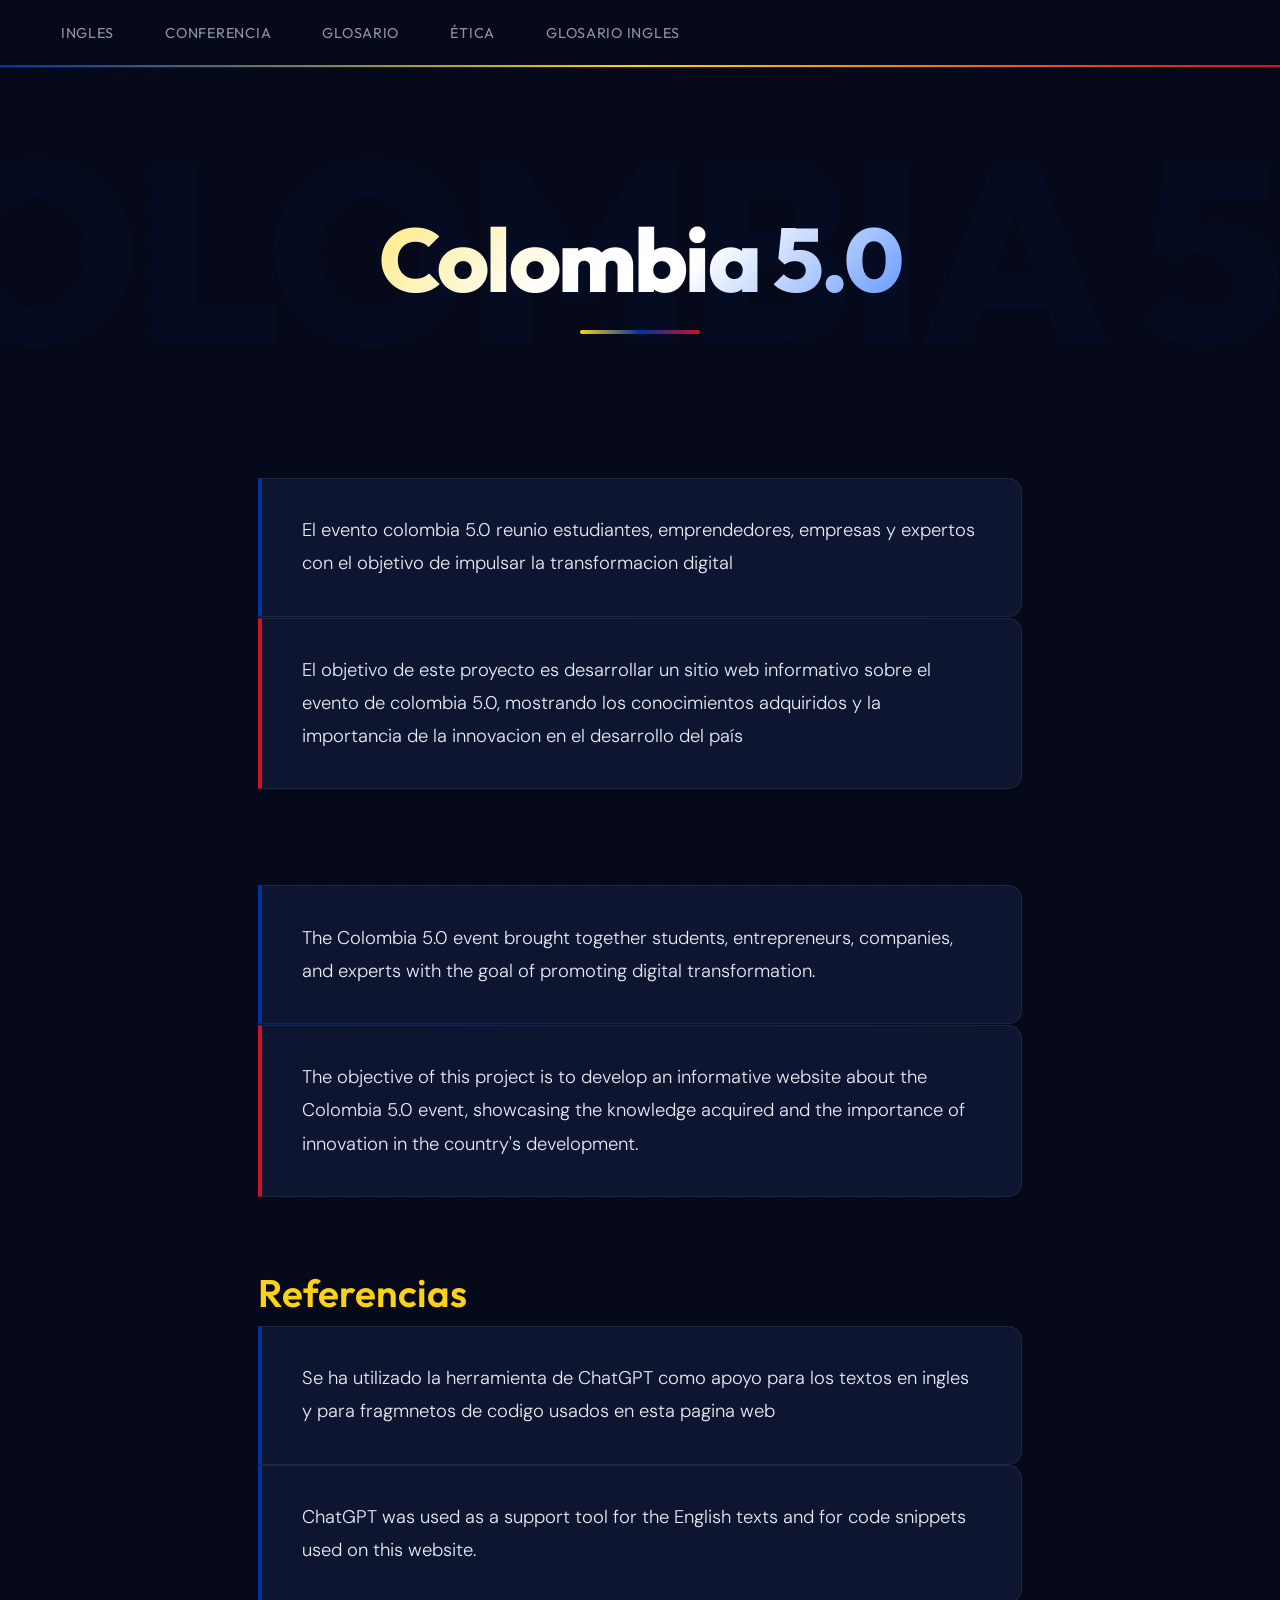
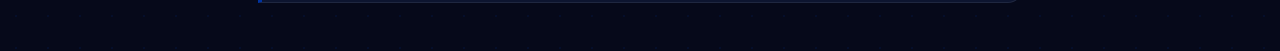
<file: index.html>
<!DOCTYPE html>
<html lang="en">
<head>
    <meta charset="UTF-8">
    <meta name="viewport" content="width=device-width, initial-scale=1.0">
    <link rel="stylesheet" href="css/global.css">
    <title>Colombia 5.0</title>
</head>
<body>
    <header class="Links">
        <button id="menu-btn" class="menu-btn">
            ☰
        </button>

        <nav id="menu" class="menu">
            <a href="ingles.html">Ingles</a>
            <a href="conferencia.html">Conferencia</a>
            <a href="glosario.html">Glosario</a>
            <a href="etica.html">Ética</a>
            <a href="glosario_ingles.html">Glosario Ingles</a>
        </nav>
    </header>

    <main>
        <section class="Titulo">
            <h1>Colombia 5.0</h1>
        </section>

        <article class="Parrafos">
            <p>El evento colombia 5.0 reunio estudiantes, emprendedores, empresas y expertos con el objetivo de impulsar la transformacion digital</p> <hr>
            <p>El objetivo de este proyecto es desarrollar un sitio web informativo sobre el evento de colombia 5.0, mostrando los conocimientos adquiridos y la importancia de la innovacion en el desarrollo del país</p>
        </article>

        <article class="Parrafos">
            <p>The Colombia 5.0 event brought together students, entrepreneurs, companies, and experts with the goal of promoting digital transformation.</p>
            <hr>
            <p>The objective of this project is to develop an informative website about the Colombia 5.0 event, showcasing the knowledge acquired and the importance of innovation in the country's development.</p>

            <h2>Referencias</h2>  
            
            <p>Se ha utilizado la herramienta de ChatGPT como apoyo para los textos en ingles y para fragmnetos de codigo usados en esta pagina web</p>
            <p>ChatGPT was used as a support tool for the English texts and for code snippets used on this website.</p>
        </article>

    

    <script src="js/app.js"></script>
</body>
</html>
</file>
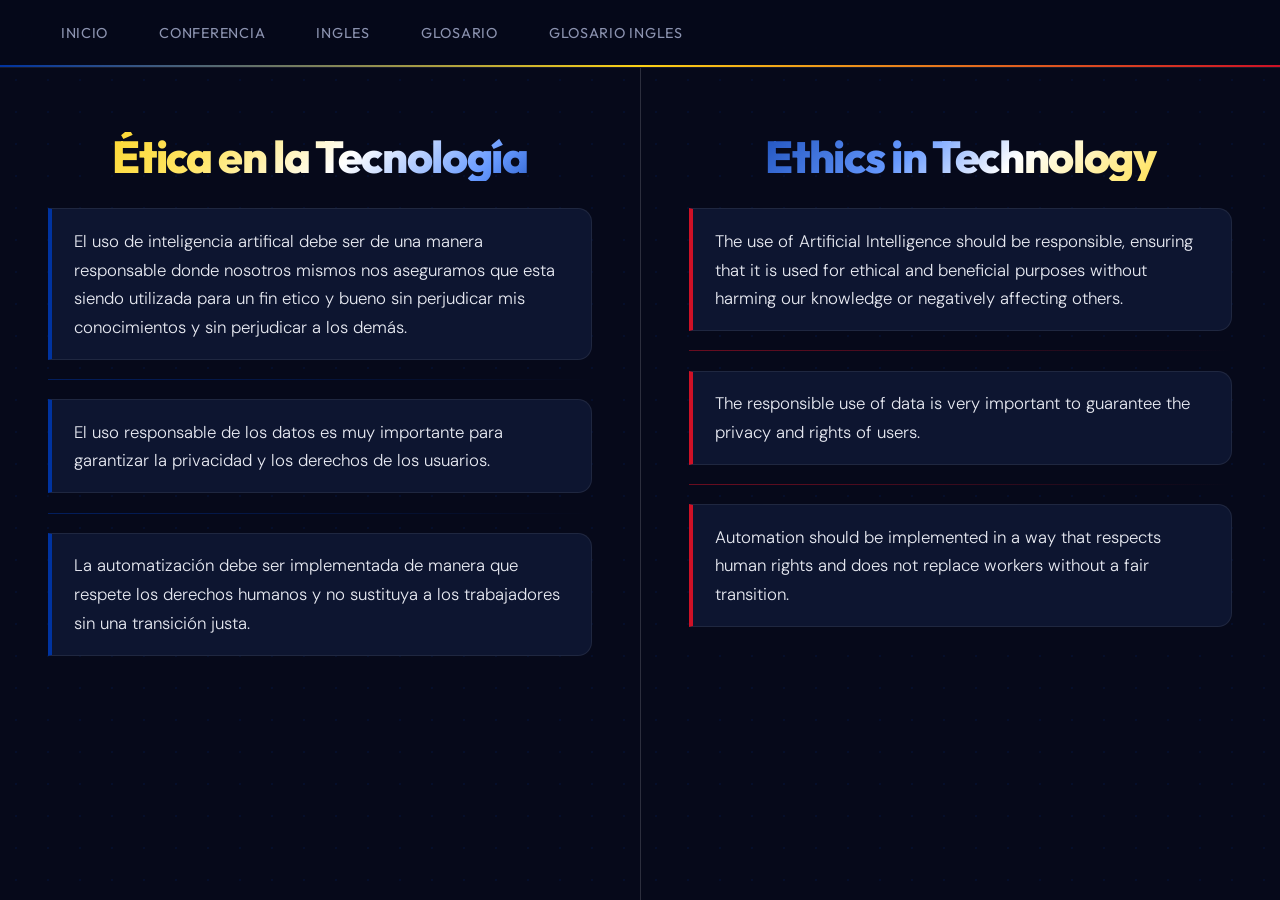
<file: etica.html>
<!DOCTYPE html>
<html lang="en">
<head>
    <meta charset="UTF-8">
    <meta name="viewport" content="width=device-width, initial-scale=1.0">
    <link rel="stylesheet" href="css/etica.css">
    <title>Etica</title>
</head>
<body>
    <header class="Links">
        <button id="menu-btn" class="menu-btn">
            ☰
        </button>

        <nav id="menu" class="menu">
            <a href="index.html">Inicio</a>
            <a href="conferencia.html">Conferencia</a>
            <a href="ingles.html">Ingles</a>
            <a href="glosario.html">Glosario</a>
            <a href="glosario_ingles.html">Glosario Ingles</a>
        </nav>
    </header>

    <main>
        <section>
            <h1>Ética en la Tecnología</h1>
            <p>El uso de inteligencia artifical debe ser de una manera responsable donde nosotros mismos nos aseguramos que esta siendo utilizada para un fin etico y bueno sin perjudicar mis conocimientos y sin perjudicar a los demás.</p>
            
            <hr>

            <p>El uso responsable de los datos es muy importante para garantizar la privacidad y los derechos de los usuarios.</p>

            <hr>

            <p>La automatización debe ser implementada de manera que respete los derechos humanos y no sustituya a los trabajadores sin una transición justa.</p>
        </section>

        <section>
            <h1>Ethics in Technology</h1>

            <p>The use of Artificial Intelligence should be responsible, ensuring that it is used for ethical and beneficial purposes without harming our knowledge or negatively affecting others.</p>

            <hr>

            <p>The responsible use of data is very important to guarantee the privacy and rights of users.</p>

            <hr>

            <p>Automation should be implemented in a way that respects human rights and does not replace workers without a fair transition.</p>
        </section>
    </main>

    <script src="js/app.js"></script>
</body>
</html>
</file>
<file: css/global.css>
@import url('https://fonts.googleapis.com/css2?family=Outfit:wght@300;400;600;800&family=DM+Sans:ital,opsz,wght@0,9..40,300;0,9..40,400;0,9..40,500;1,9..40,300&display=swap');

:root {
  --col-azul:       #0033A0;
  --col-amarillo:   #FCD116;
  --col-rojo:       #CE1126;
  --col-fondo:      #06091A;
  --col-superficie: #0D1530;
  --col-borde:      rgba(255, 255, 255, 0.08);
  --col-texto:      #E8EAF2;
  --col-texto-sec:  #8C93B0;
  --font-display:   'Outfit', sans-serif;
  --font-body:      'DM Sans', sans-serif;
  --radio-sm:       8px;
  --radio-md:       14px;
  --radio-lg:       22px;
  --sombra-azul:    0 0 40px rgba(0, 51, 160, 0.35);
  --transicion:     0.3s cubic-bezier(0.4, 0, 0.2, 1);
}

*, *::before, *::after {
  box-sizing: border-box;
  margin: 0;
  padding: 0;
}

html { scroll-behavior: smooth; }

body {
  font-family: var(--font-body);
  background-color: var(--col-fondo);
  color: var(--col-texto);
  min-height: 100vh;
  line-height: 1.7;
  overflow-x: hidden;
  background-image: radial-gradient(circle, rgba(0, 51, 160, 0.12) 1px, transparent 1px);
  background-size: 32px 32px;
}

.Links {
  position: fixed;
  top: 0; left: 0; right: 0;
  z-index: 1000;
  display: flex;
  align-items: center;
  justify-content: space-between;
  padding: 0 clamp(1rem, 5vw, 3rem);
  height: 68px;
  background: rgba(6, 9, 26, 0.85);
  backdrop-filter: blur(16px);
  -webkit-backdrop-filter: blur(16px);
  border-bottom: 1px solid var(--col-borde);
}

.Links::before {
  content: '';
  position: absolute;
  bottom: 0; left: 0;
  width: 100%;
  height: 2px;
  background: linear-gradient(90deg, var(--col-azul), var(--col-amarillo), var(--col-rojo));
}

.menu-btn {
  display: none;
  background: none;
  border: 1.5px solid var(--col-borde);
  color: var(--col-texto);
  font-size: 1.4rem;
  width: 42px; height: 42px;
  border-radius: var(--radio-sm);
  cursor: pointer;
  align-items: center;
  justify-content: center;
  transition: background var(--transicion), border-color var(--transicion), transform var(--transicion);
  position: relative;
  z-index: 1100;
}

.menu-btn:hover {
  background: rgba(0, 51, 160, 0.2);
  border-color: var(--col-azul);
  transform: scale(1.05);
}

.menu-btn:active { transform: scale(0.96); }

.menu {
  display: flex;
  align-items: center;
  gap: clamp(0.25rem, 2vw, 2rem);
  list-style: none;
}

.menu a {
  font-family: var(--font-display);
  font-size: 0.9rem;
  font-weight: 400;
  letter-spacing: 0.05em;
  text-transform: uppercase;
  color: var(--col-texto-sec);
  text-decoration: none;
  padding: 0.4rem 0.8rem;
  border-radius: var(--radio-sm);
  position: relative;
  transition: color var(--transicion), background var(--transicion);
}

.menu a::after {
  content: '';
  position: absolute;
  left: 50%; bottom: -2px;
  width: 0; height: 2px;
  background: var(--col-amarillo);
  border-radius: 2px;
  transform: translateX(-50%);
  transition: width var(--transicion);
}

.menu a:hover { color: #fff; background: rgba(252, 209, 22, 0.07); }
.menu a:hover::after { width: 60%; }

main {
  padding-top: 68px;
  min-height: 100vh;
  display: flex;
  flex-direction: column;
  align-items: center;
}

.Titulo {
  width: 100%;
  padding: clamp(4rem, 12vw, 9rem) clamp(1.5rem, 6vw, 5rem) clamp(3rem, 8vw, 6rem);
  text-align: center;
  position: relative;
  overflow: hidden;
}

.Titulo::before {
  content: 'COLOMBIA 5.0';
  position: absolute;
  top: 50%; left: 50%;
  transform: translate(-50%, -50%);
  font-family: var(--font-display);
  font-size: clamp(4rem, 20vw, 18rem);
  font-weight: 800;
  color: rgba(0, 51, 160, 0.06);
  white-space: nowrap;
  pointer-events: none;
  letter-spacing: -0.02em;
  user-select: none;
}

.Titulo h1 {
  font-family: var(--font-display);
  font-size: clamp(2.4rem, 7vw, 6rem);
  font-weight: 800;
  line-height: 1.05;
  letter-spacing: -0.03em;
  position: relative;
  z-index: 1;
  background: linear-gradient(135deg, var(--col-amarillo) 0%, #FFE566 20%, #FFFFFF 45%, #FFFFFF 55%, #6699FF 75%, var(--col-azul) 100%);
  -webkit-background-clip: text;
  -webkit-text-fill-color: transparent;
  background-clip: text;
  animation: tituloEntrada 1s cubic-bezier(0.22, 1, 0.36, 1) both;
}

@keyframes tituloEntrada {
  from { opacity: 0; transform: translateY(30px); filter: blur(8px); }
  to   { opacity: 1; transform: translateY(0);    filter: blur(0); }
}

.Titulo::after {
  content: '';
  display: block;
  margin: 1.5rem auto 0;
  width: clamp(60px, 10vw, 120px);
  height: 4px;
  border-radius: 4px;
  background: linear-gradient(90deg, var(--col-amarillo), var(--col-azul), var(--col-rojo));
  position: relative;
  z-index: 1;
  animation: lineaEntrada 1.2s 0.3s cubic-bezier(0.22, 1, 0.36, 1) both;
}

@keyframes lineaEntrada {
  from { width: 0; opacity: 0; }
  to   { opacity: 1; }
}

.Parrafos {
  width: 100%;
  max-width: 860px;
  padding: clamp(1.5rem, 5vw, 3rem) clamp(1.5rem, 6vw, 3rem);
  display: flex;
  flex-direction: column;
  gap: 0;
}

.Parrafos p {
  font-size: clamp(1rem, 2.5vw, 1.15rem);
  font-weight: 300;
  color: var(--col-texto);
  line-height: 1.8;
  padding: clamp(1.5rem, 4vw, 2.2rem) clamp(1.5rem, 4vw, 2.5rem);
  background: var(--col-superficie);
  border: 1px solid var(--col-borde);
  border-left: 4px solid var(--col-azul);
  border-radius: 0 var(--radio-md) var(--radio-md) 0;
  animation: parrafoEntrada 0.8s cubic-bezier(0.22, 1, 0.36, 1) both;
  transition: border-left-color var(--transicion), box-shadow var(--transicion), transform var(--transicion);
}

.Parrafos p:nth-child(3) {
  animation-delay: 0.2s;
  border-left-color: var(--col-rojo);
}

.Parrafos p:hover {
  border-left-color: var(--col-amarillo);
  box-shadow: var(--sombra-azul);
  transform: translateX(4px);
}

.Parrafos h2 {
  font-family: var(--font-display);
  font-size: clamp(1.5rem, 3vw, 2.5rem);
  font-weight: 600;
  color: var(--col-amarillo);
  margin-top: clamp(2rem, 6vw, 4rem);
  animation: parrafoEntrada 0.8s cubic-bezier(0.22, 1, 0.36, 1) both;
}

@keyframes parrafoEntrada {
  from { opacity: 0; transform: translateX(-20px); }
  to   { opacity: 1; transform: translateX(0); }
}

.Parrafos hr {
  border: none;
  height: 1px;
  background: linear-gradient(90deg, var(--col-azul), transparent);
  margin: 0;
  opacity: 0.4;
}

@media (max-width: 768px) {
  .menu-btn { display: flex; }

  .menu {
    position: fixed;
    top: 0; right: 0;
    height: 100dvh;
    width: min(280px, 80vw);
    flex-direction: column;
    justify-content: center;
    gap: 0.5rem;
    background: #0D1530;
    border-left: 1px solid var(--col-borde);
    padding: 5rem 2rem 2rem;
    transform: translateX(100%);
    transition: transform 0.4s cubic-bezier(0.4, 0, 0.2, 1);
    z-index: 1060;
    box-shadow: -8px 0 40px rgba(0, 0, 0, 0.5);
  }

  .menu.active { transform: translateX(0); }

  .menu a {
    font-size: 1.1rem;
    padding: 0.9rem 1.2rem;
    width: 100%;
    text-align: left;
    border-radius: var(--radio-md);
    border: 1px solid transparent;
    letter-spacing: 0.08em;
    color: var(--col-texto);
  }

  .menu a:hover {
    border-color: rgba(0, 51, 160, 0.4);
    background: rgba(0, 51, 160, 0.12);
  }

  .menu a::after { display: none; }

  .Titulo::before { display: none; }

  .Parrafos p:hover { transform: none; }
}

@media (max-width: 480px) {
  .Links { padding: 0 1rem; height: 60px; }
}

@media (prefers-reduced-motion: reduce) {
  *, *::before, *::after {
    animation-duration: 0.01ms !important;
    transition-duration: 0.01ms !important;
  }
}
</file>
<file: css/etica.css>
@import url('https://fonts.googleapis.com/css2?family=Outfit:wght@300;400;600;800&family=DM+Sans:ital,opsz,wght@0,9..40,300;0,9..40,400;0,9..40,500;1,9..40,300&display=swap');

:root {
  --col-azul:       #0033A0;
  --col-amarillo:   #FCD116;
  --col-rojo:       #CE1126;
  --col-fondo:      #06091A;
  --col-superficie: #0D1530;
  --col-borde:      rgba(255, 255, 255, 0.08);
  --col-texto:      #E8EAF2;
  --col-texto-sec:  #8C93B0;
  --font-display:   'Outfit', sans-serif;
  --font-body:      'DM Sans', sans-serif;
  --radio-sm:       8px;
  --radio-md:       14px;
  --sombra-azul:    0 0 40px rgba(0, 51, 160, 0.35);
  --transicion:     0.3s cubic-bezier(0.4, 0, 0.2, 1);
}

*, *::before, *::after {
  box-sizing: border-box;
  margin: 0;
  padding: 0;
}

html { scroll-behavior: smooth; }

body {
  font-family: var(--font-body);
  background-color: var(--col-fondo);
  color: var(--col-texto);
  min-height: 100vh;
  line-height: 1.7;
  overflow-x: hidden;
  background-image: radial-gradient(circle, rgba(0, 51, 160, 0.12) 1px, transparent 1px);
  background-size: 32px 32px;
}

.Links {
  position: fixed;
  top: 0; left: 0; right: 0;
  z-index: 1000;
  display: flex;
  align-items: center;
  justify-content: space-between;
  padding: 0 clamp(1rem, 5vw, 3rem);
  height: 68px;
  background: rgba(6, 9, 26, 0.85);
  backdrop-filter: blur(16px);
  -webkit-backdrop-filter: blur(16px);
  border-bottom: 1px solid var(--col-borde);
}

.Links::before {
  content: '';
  position: absolute;
  bottom: 0; left: 0;
  width: 100%;
  height: 2px;
  background: linear-gradient(90deg, var(--col-azul), var(--col-amarillo), var(--col-rojo));
}

.menu-btn {
  display: none;
  background: none;
  border: 1.5px solid var(--col-borde);
  color: var(--col-texto);
  font-size: 1.4rem;
  width: 42px; height: 42px;
  border-radius: var(--radio-sm);
  cursor: pointer;
  align-items: center;
  justify-content: center;
  transition: background var(--transicion), border-color var(--transicion), transform var(--transicion);
  position: relative;
  z-index: 1100;
}

.menu-btn:hover {
  background: rgba(0, 51, 160, 0.2);
  border-color: var(--col-azul);
  transform: scale(1.05);
}

.menu-btn:active { transform: scale(0.96); }

.menu {
  display: flex;
  align-items: center;
  gap: clamp(0.25rem, 2vw, 2rem);
  list-style: none;
}

.menu a {
  font-family: var(--font-display);
  font-size: 0.9rem;
  font-weight: 400;
  letter-spacing: 0.05em;
  text-transform: uppercase;
  color: var(--col-texto-sec);
  text-decoration: none;
  padding: 0.4rem 0.8rem;
  border-radius: var(--radio-sm);
  position: relative;
  transition: color var(--transicion), background var(--transicion);
}

.menu a::after {
  content: '';
  position: absolute;
  left: 50%; bottom: -2px;
  width: 0; height: 2px;
  background: var(--col-amarillo);
  border-radius: 2px;
  transform: translateX(-50%);
  transition: width var(--transicion);
}

.menu a:hover { color: #fff; background: rgba(252, 209, 22, 0.07); }
.menu a:hover::after { width: 60%; }

main {
  padding-top: 68px;
  min-height: 100vh;
  display: grid;
  grid-template-columns: 1fr 1fr;
  gap: 0;
}

main::after {
  content: '';
  position: fixed;
  top: 68px;
  left: 50%;
  transform: translateX(-50%);
  width: 1px;
  height: calc(100vh - 68px);
  background: var(--col-borde);
  pointer-events: none;
}

section {
  padding: clamp(2.5rem, 6vw, 4rem) clamp(1.5rem, 4vw, 3rem);
  display: flex;
  flex-direction: column;
  gap: 1.2rem;
  animation: entrada 0.8s cubic-bezier(0.22, 1, 0.36, 1) both;
}

section:nth-child(2) {
  animation-delay: 0.12s;
  border-left: 1px solid var(--col-borde);
}

@keyframes entrada {
  from { opacity: 0; transform: translateY(20px); }
  to   { opacity: 1; transform: translateY(0); }
}

h1 {
  font-family: var(--font-display);
  font-size: clamp(1.6rem, 3.5vw, 2.8rem);
  font-weight: 800;
  letter-spacing: -0.03em;
  line-height: 1.1;
  text-align: center;
  margin-bottom: 0.5rem;
  background: linear-gradient(135deg, var(--col-amarillo) 0%, #FFE566 30%, #fff 55%, #6699FF 80%, var(--col-azul) 100%);
  -webkit-background-clip: text;
  -webkit-text-fill-color: transparent;
  background-clip: text;
}

section:nth-child(2) h1 {
  background: linear-gradient(135deg, var(--col-azul) 0%, #6699FF 40%, #fff 60%, #FFE566 85%, var(--col-amarillo) 100%);
  -webkit-background-clip: text;
  -webkit-text-fill-color: transparent;
  background-clip: text;
}

p {
  font-size: clamp(0.93rem, 1.8vw, 1.05rem);
  font-weight: 300;
  color: var(--col-texto);
  padding: 1.1rem 1.4rem;
  background: var(--col-superficie);
  border: 1px solid var(--col-borde);
  border-left: 4px solid var(--col-azul);
  border-radius: 0 var(--radio-md) var(--radio-md) 0;
  transition: border-left-color var(--transicion), box-shadow var(--transicion), transform var(--transicion);
}

section:nth-child(2) p {
  border-left-color: var(--col-rojo);
}

p:hover {
  border-left-color: var(--col-amarillo);
  box-shadow: var(--sombra-azul);
  transform: translateX(4px);
}

hr {
  border: none;
  height: 1px;
  background: linear-gradient(90deg, rgba(0, 51, 160, 0.5), transparent);
}

section:nth-child(2) hr {
  background: linear-gradient(90deg, rgba(206, 17, 38, 0.5), transparent);
}

@media (max-width: 768px) {
  .menu-btn { display: flex; }

  .menu {
    position: fixed;
    top: 0; right: 0;
    height: 100dvh;
    width: min(280px, 80vw);
    flex-direction: column;
    justify-content: center;
    gap: 0.5rem;
    background: rgba(13, 21, 48, 0.97);
    backdrop-filter: blur(24px);
    -webkit-backdrop-filter: blur(24px);
    border-left: 1px solid var(--col-borde);
    padding: 5rem 2rem 2rem;
    transform: translateX(100%);
    transition: transform 0.4s cubic-bezier(0.4, 0, 0.2, 1);
    z-index: 1060;
    box-shadow: -8px 0 40px rgba(0, 0, 0, 0.5);
  }

  .menu.active { transform: translateX(0); }

  .menu a {
    font-size: 1.1rem;
    padding: 0.9rem 1.2rem;
    width: 100%;
    text-align: left;
    border-radius: var(--radio-md);
    border: 1px solid transparent;
    letter-spacing: 0.08em;
  }

  .menu a:hover {
    border-color: rgba(0, 51, 160, 0.4);
    background: rgba(0, 51, 160, 0.12);
  }

  .menu a::after { display: none; }

  body::before {
  content: '';
  position: fixed;
  inset: 0;
  background: rgba(0, 0, 0, 0.6);
  z-index: 1040;
  display: none;
}

body.menu-open::before {
  display: block;
}

  main {
    grid-template-columns: 1fr;
  }

  main::after { display: none; }

  section:nth-child(2) {
    border-left: none;
    border-top: 1px solid var(--col-borde);
  }

  p:hover { transform: none; }
}

@media (max-width: 480px) {
  .Links { padding: 0 1rem; height: 60px; }
  main { padding-top: 60px; }
}

@media (prefers-reduced-motion: reduce) {
  *, *::before, *::after {
    animation-duration: 0.01ms !important;
    transition-duration: 0.01ms !important;
  }
}
</file>
